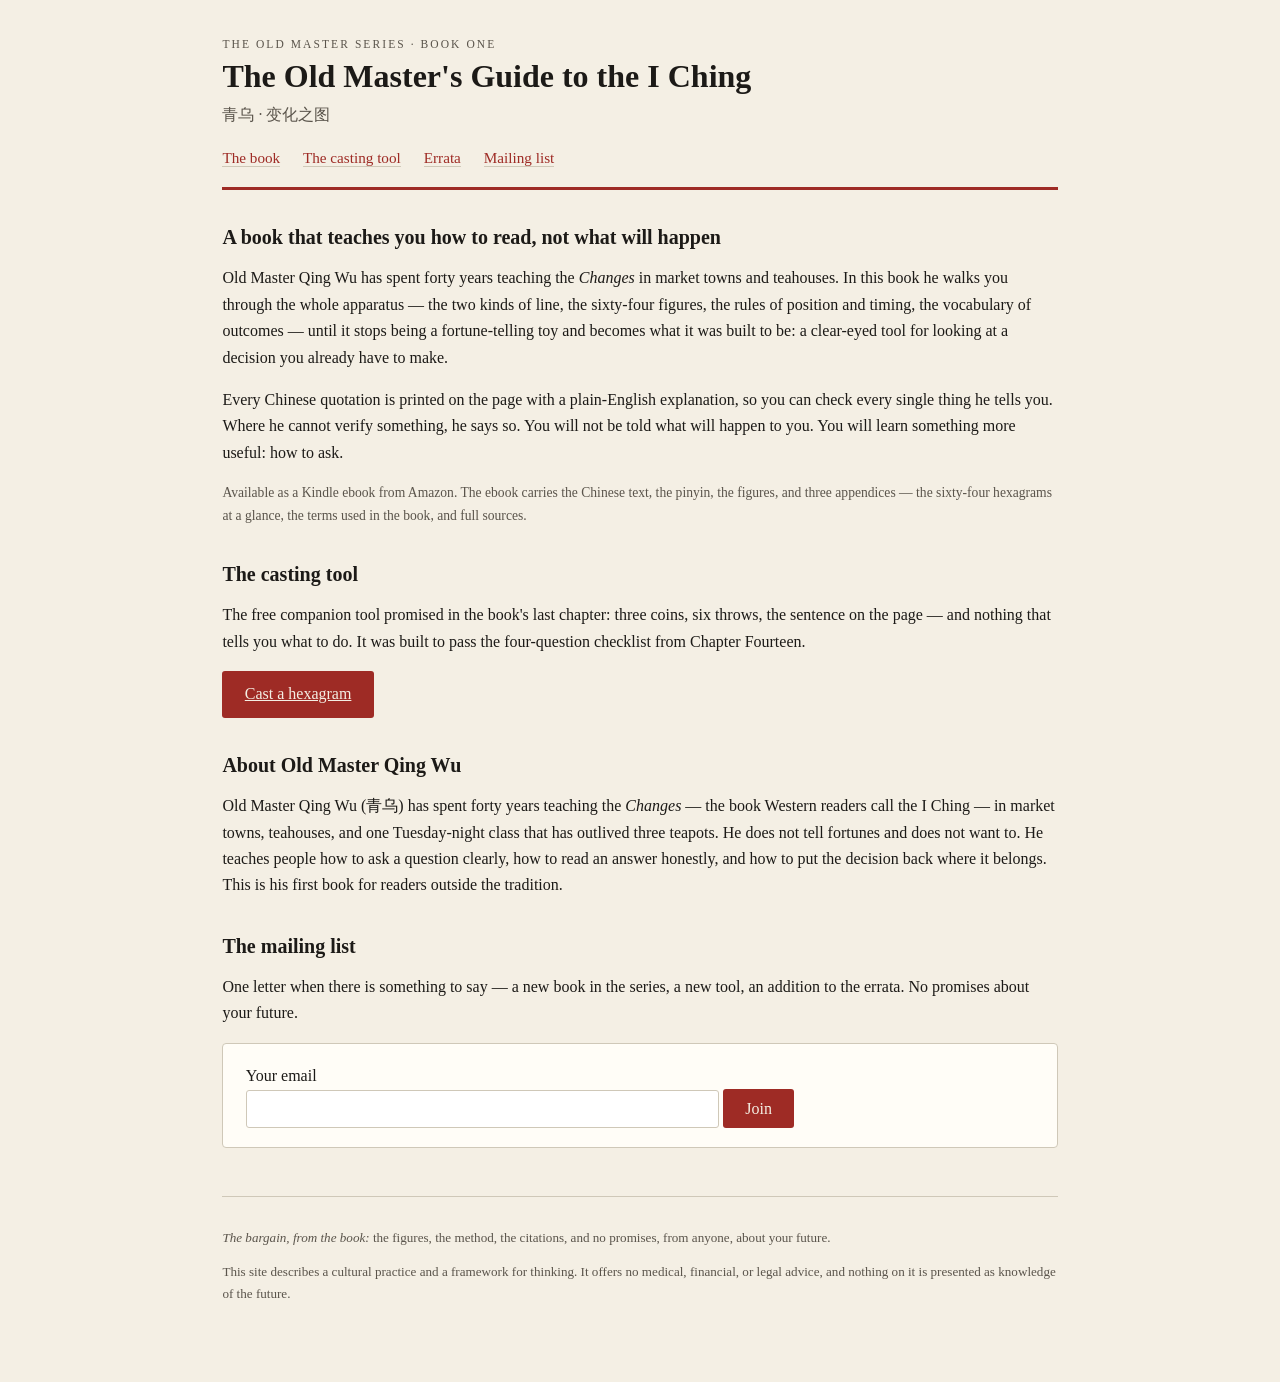
<file: index.html>
<!DOCTYPE html>
<html lang="en">
<head>
<meta charset="utf-8">
<meta name="viewport" content="width=device-width, initial-scale=1">
<title>The Old Master's Guide to the I Ching — official site</title>
<link rel="stylesheet" href="site.css">
</head>
<body>
<div class="wrap">

<header class="masthead">
  <div class="over">The Old Master Series · Book One</div>
  <h1>The Old Master's Guide to the I Ching</h1>
  <div class="zh">青乌 · 变化之图</div>
  <nav class="nav">
    <a href="#book">The book</a>
    <a href="casting.html">The casting tool</a>
    <a href="errata.html">Errata</a>
    <a href="#list">Mailing list</a>
  </nav>
</header>

<section id="book">
  <h2>A book that teaches you how to read, not what will happen</h2>
  <p>Old Master Qing Wu has spent forty years teaching the <em>Changes</em> in market towns
  and teahouses. In this book he walks you through the whole apparatus — the two kinds of
  line, the sixty-four figures, the rules of position and timing, the vocabulary of
  outcomes — until it stops being a fortune-telling toy and becomes what it was built to
  be: a clear-eyed tool for looking at a decision you already have to make.</p>
  <p>Every Chinese quotation is printed on the page with a plain-English explanation, so
  you can check every single thing he tells you. Where he cannot verify something, he says
  so. You will not be told what will happen to you. You will learn something more useful:
  how to ask.</p>
  <p class="note">Available as a Kindle ebook from Amazon. The ebook carries the Chinese
  text, the pinyin, the figures, and three appendices — the sixty-four hexagrams at a
  glance, the terms used in the book, and full sources.</p>
</section>

<section id="tool">
  <h2>The casting tool</h2>
  <p>The free companion tool promised in the book's last chapter: three coins, six throws,
  the sentence on the page — and nothing that tells you what to do. It was built to pass
  the four-question checklist from Chapter Fourteen.</p>
  <p><a class="btn" href="casting.html">Cast a hexagram</a></p>
</section>

<section id="author">
  <h2>About Old Master Qing Wu</h2>
  <p>Old Master Qing Wu (青乌) has spent forty years teaching the <em>Changes</em> — the
  book Western readers call the I Ching — in market towns, teahouses, and one
  Tuesday-night class that has outlived three teapots. He does not tell fortunes and
  does not want to. He teaches people how to ask a question clearly, how to read an
  answer honestly, and how to put the decision back where it belongs. This is his first
  book for readers outside the tradition.</p>
</section>

<section id="list">
  <h2>The mailing list</h2>
  <p>One letter when there is something to say — a new book in the series, a new tool, an
  addition to the errata. No promises about your future.</p>
  <!-- 邮件列表：部署前把 action 换成实际表单服务（Formspree 免费档兼容 GitHub Pages），
       步骤见 README.md「部署」。 -->
  <form action="https://formspree.io/f/QINGWU-FORM-ID" method="POST" class="card">
    <label for="em">Your email</label><br>
    <input id="em" type="email" name="email" required
      style="padding:.55rem;font-size:1rem;border:1px solid #cfc8b8;border-radius:3px;min-width:60%">
    <button class="btn" type="submit">Join</button>
  </form>
</section>

<footer>
  <p><em>The bargain, from the book:</em> the figures, the method, the citations, and no
  promises, from anyone, about your future.</p>
  <p>This site describes a cultural practice and a framework for thinking. It offers no
  medical, financial, or legal advice, and nothing on it is presented as knowledge of the
  future.</p>
</footer>

</div>
</body>
</html>
</file>
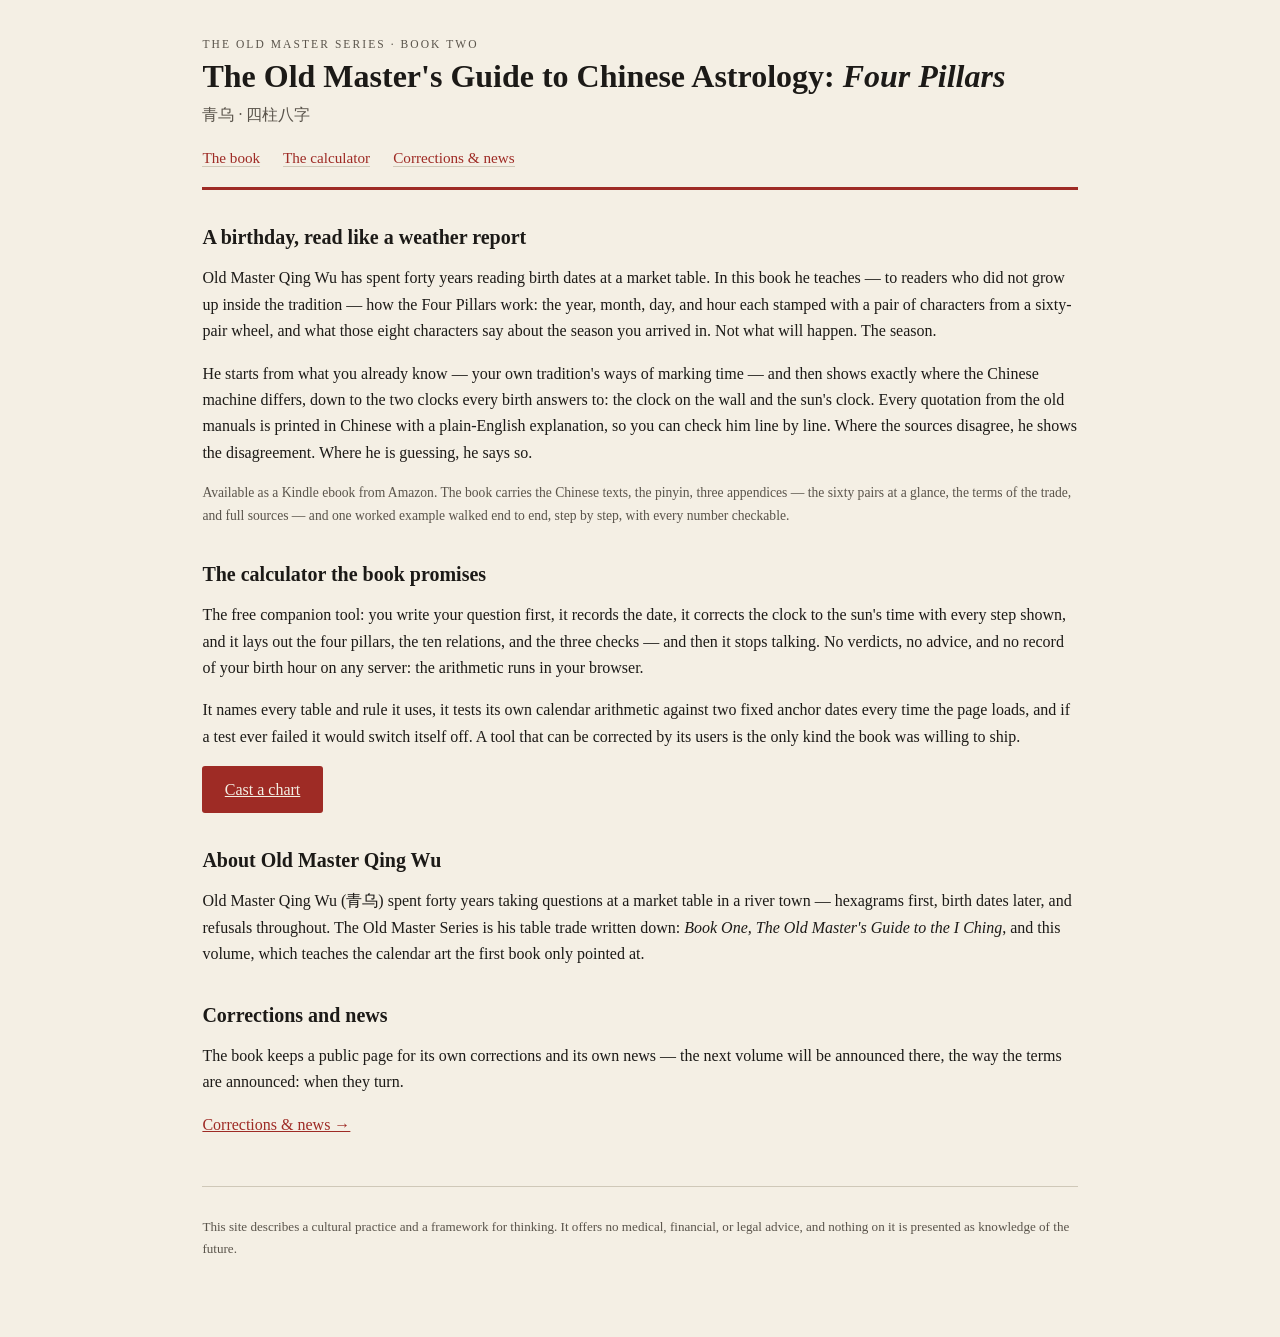
<file: book2/index.html>
<!DOCTYPE html>
<html lang="en">
<head>
<meta charset="utf-8">
<meta name="viewport" content="width=device-width, initial-scale=1">
<title>The Old Master's Guide to Chinese Astrology: Four Pillars — official site</title>
<link rel="stylesheet" href="site.css">
</head>
<body>
<div class="wrap">

<header class="masthead">
  <div class="over">The Old Master Series · Book Two</div>
  <h1>The Old Master's Guide to Chinese Astrology: <em>Four Pillars</em></h1>
  <div class="zh">青乌 · 四柱八字</div>
  <nav class="nav">
    <a href="#book">The book</a>
    <a href="chart.html">The calculator</a>
    <a href="errata.html">Corrections &amp; news</a>
  </nav>
</header>

<section id="book">
  <h2>A birthday, read like a weather report</h2>
  <p>Old Master Qing Wu has spent forty years reading birth dates at a market table. In this
  book he teaches — to readers who did not grow up inside the tradition — how the Four Pillars
  work: the year, month, day, and hour each stamped with a pair of characters from a
  sixty-pair wheel, and what those eight characters say about the season you arrived in. Not
  what will happen. The season.</p>
  <p>He starts from what you already know — your own tradition's ways of marking time — and
  then shows exactly where the Chinese machine differs, down to the two clocks every birth
  answers to: the clock on the wall and the sun's clock. Every quotation from the old manuals
  is printed in Chinese with a plain-English explanation, so you can check him line by line.
  Where the sources disagree, he shows the disagreement. Where he is guessing, he says so.</p>
  <p class="note">Available as a Kindle ebook from Amazon. The book carries the Chinese texts,
  the pinyin, three appendices — the sixty pairs at a glance, the terms of the trade, and full
  sources — and one worked example walked end to end, step by step, with every number
  checkable.</p>
</section>

<section id="tool">
  <h2>The calculator the book promises</h2>
  <p>The free companion tool: you write your question first, it records the date, it corrects
  the clock to the sun's time with every step shown, and it lays out the four pillars, the ten
  relations, and the three checks — and then it stops talking. No verdicts, no advice, and no
  record of your birth hour on any server: the arithmetic runs in your browser.</p>
  <p>It names every table and rule it uses, it tests its own calendar arithmetic against two
  fixed anchor dates every time the page loads, and if a test ever failed it would switch
  itself off. A tool that can be corrected by its users is the only kind the book was willing
  to ship.</p>
  <p><a class="btn" href="chart.html">Cast a chart</a></p>
</section>

<section id="author">
  <h2>About Old Master Qing Wu</h2>
  <p>Old Master Qing Wu (青乌) spent forty years taking questions at a market table in a river
  town — hexagrams first, birth dates later, and refusals throughout. The Old Master Series is
  his table trade written down: <em>Book One, The Old Master's Guide to the I Ching</em>, and
  this volume, which teaches the calendar art the first book only pointed at.</p>
</section>

<section id="news">
  <h2>Corrections and news</h2>
  <p>The book keeps a public page for its own corrections and its own news — the next volume
  will be announced there, the way the terms are announced: when they turn.</p>
  <p><a href="errata.html">Corrections &amp; news →</a></p>
</section>

<footer>
  <p>This site describes a cultural practice and a framework for thinking. It offers no
  medical, financial, or legal advice, and nothing on it is presented as knowledge of the
  future.</p>
</footer>

</div>
</body>
</html>
</file>
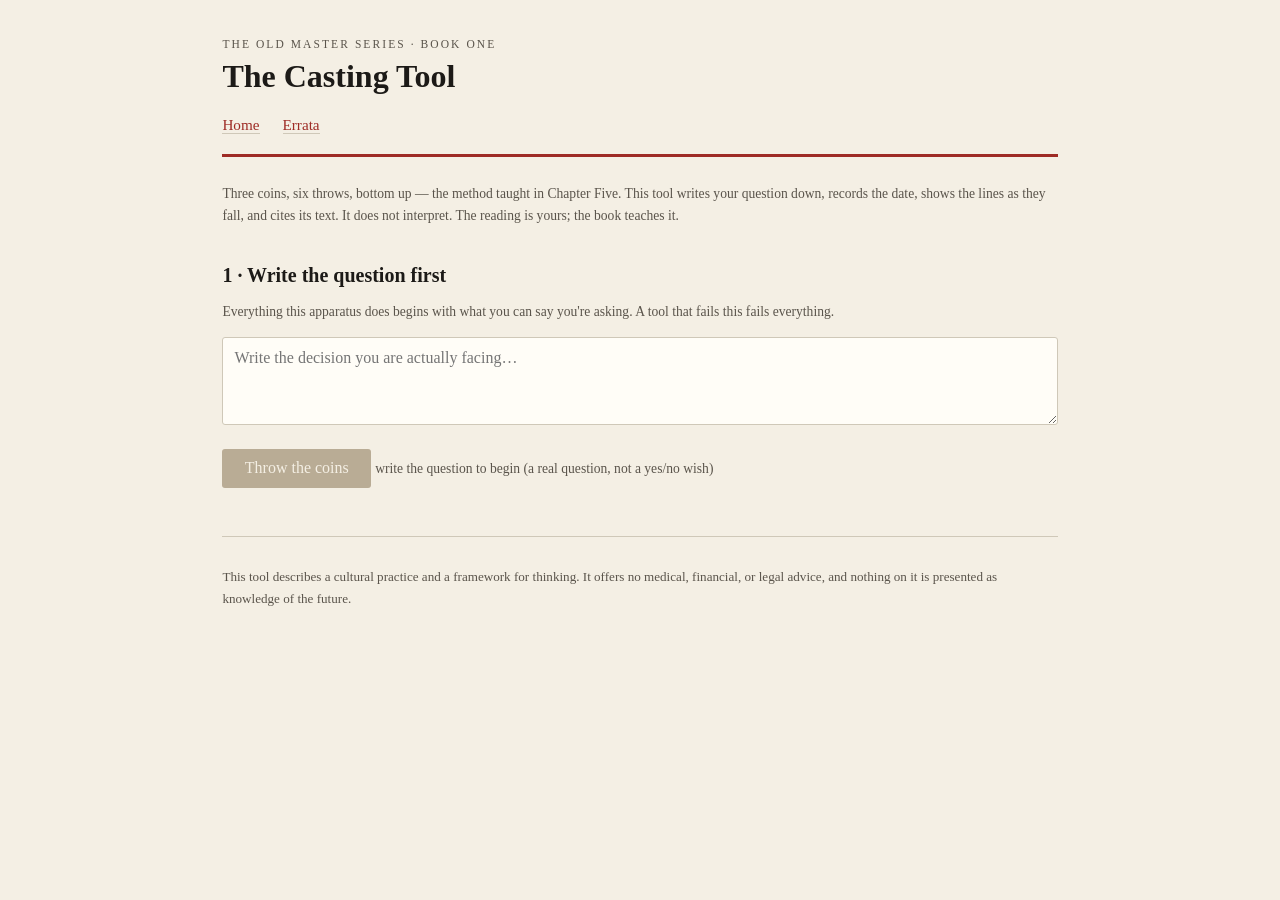
<file: casting.html>
<!DOCTYPE html>
<html lang="en">
<head>
<meta charset="utf-8">
<meta name="viewport" content="width=device-width, initial-scale=1">
<title>The Casting Tool — The Old Master's Guide to the I Ching</title>
<link rel="stylesheet" href="site.css">
</head>
<body>
<div class="wrap">

<header class="masthead">
  <div class="over">The Old Master Series · Book One</div>
  <h1>The Casting Tool</h1>
  <nav class="nav">
    <a href="index.html">Home</a>
    <a href="errata.html">Errata</a>
  </nav>
</header>

<p class="note">Three coins, six throws, bottom up — the method taught in Chapter Five.
This tool writes your question down, records the date, shows the lines as they fall, and
cites its text. It does not interpret. The reading is yours; the book teaches it.</p>

<section class="qbox">
  <h2>1 · Write the question first</h2>
  <p class="note">Everything this apparatus does begins with what you can say you're
  asking. A tool that fails this fails everything.</p>
  <textarea id="q" placeholder="Write the decision you are actually facing…"></textarea>
  <p>
    <button class="btn" id="go" disabled>Throw the coins</button>
    <span class="note" id="hint"> write the question to begin (a real question, not a yes/no wish)</span>
  </p>
</section>

<section id="result" hidden>
  <h2>2 · The record</h2>
  <div class="card">
    <p><b>Question asked:</b> <span id="rq"></span></p>
    <p><b>Date recorded:</b> <span id="rd"></span></p>
  </div>

  <h2>3 · The six throws, as they fell</h2>
  <div id="throws" class="coins"></div>

  <h2 id="fighead">4 · The figure and the sentence</h2>
  <div class="card">
    <div class="hexname"><b id="hname"></b> <span id="hpy"></span> — <span id="hgloss"></span></div>
    <div class="biglines" id="hfig"></div>
    <p><b>Judgment (卦辞):</b> <span id="hjud"></span></p>
    <div id="hyaobox">
      <p><b>The moving lines (爻辞), exactly as the text gives them:</b></p>
      <div id="hyaos"></div>
    </div>
    <div id="changedbox" hidden>
      <p><b>The figure it becomes (之卦):</b> <span id="cname"></span>
      <span class="biglines" id="cfig"></span></p>
    </div>
  </div>

  <p class="cite" id="cite">Text cited: the received Zhouyi (周易), public domain, digital
  Yizang recension. Hexagram names and English name-glosses follow Appendix A of
  <em>The Old Master's Guide to the I Ching</em>. The sentences are shown in the original
  Chinese; no interpretation is offered here, by design.</p>

  <p class="checkline"><b>The four-question checklist, applied to this tool:</b><br>
  Does it make you write the question first? — Yes, it refused to start until you did.<br>
  Does it record the date? — Yes, above, with the question.<br>
  Does it show the moving lines as they fall, without rewriting them into a verdict? — Yes; the coin values are printed and nothing is translated into advice.<br>
  Does it cite what text the judgment comes from? — Yes, in the note below the result.</p>
</section>

<footer>
  <p>This tool describes a cultural practice and a framework for thinking. It offers no
  medical, financial, or legal advice, and nothing on it is presented as knowledge of the
  future.</p>
</footer>

</div>

<script src="data.js"></script>
<script>
"use strict";
var POS_NAMES = ["初", "二", "三", "四", "五", "上"];
function rand2() { // fair coin: 2 or 3, crypto-backed
  var a = new Uint32Array(1); crypto.getRandomValues(a); return (a[0] % 2) ? 3 : 2;
}
function drawLine(el, kind) { // kind: 7 solid / 8 broken / 9 moving solid / 6 moving broken
  el.className = kind === 7 || kind === 9 ? "line-solid" : "line-broken";
  if (kind === 8 || kind === 6) el.innerHTML = "<i></i><i></i>";
  else el.innerHTML = "";
  if (kind === 9 || kind === 6) el.closest(".throw").classList.add("moving");
}
function figChars(lines) { // bottom-up 1/0 → box-drawing, top-down display
  var out = [];
  for (var i = 5; i >= 0; i--) out.push(lines[i] ? "━━━━━" : "━━  ━");
  return out.join("<br>");
}
function findByLines(lines) {
  for (var i = 0; i < ZHOUYI.length; i++) {
    var h = ZHOUYI[i], ok = true;
    for (var k = 0; k < 6; k++) if (h.lines6[k] !== lines[k]) { ok = false; break; }
    if (ok) return h;
  }
  return null;
}
function lineLabel(k, kind) { // k = 0..5 bottom-up
  var yang = kind === 7 || kind === 9;
  var pos = (k === 0 || k === 5) ? POS_NAMES[k] + (yang ? "九" : "六")
                                 : (yang ? "九" : "六") + POS_NAMES[k];
  return pos + (kind === 9 ? " · old yang, moving" : kind === 6 ? " · old yin, moving"
              : kind === 7 ? " · young yang" : " · young yin");
}
var throwKinds = [], baseLines = [], qText = "", when = "";

var q = document.getElementById("q"), go = document.getElementById("go");
q.addEventListener("input", function () {
  go.disabled = q.value.trim().length < 8;
  document.getElementById("hint").textContent = go.disabled
    ? " write the question to begin (a real question, not a yes/no wish)"
    : " ready — the coins will not throw themselves";
});
go.addEventListener("click", function () {
  qText = q.value.trim();
  when = new Date().toLocaleString(undefined, {dateStyle: "full", timeStyle: "short"});
  throwKinds = []; baseLines = [0,0,0,0,0,0];
  var box = document.getElementById("throws"); box.innerHTML = "";
  document.getElementById("result").hidden = false;
  document.getElementById("rq").textContent = "“" + qText + "”";
  document.getElementById("rd").textContent = when;
  var k = 0;
  var timer = setInterval(function () {
    var c = [rand2(), rand2(), rand2()];
    var sum = c[0] + c[1] + c[2];
    throwKinds.push(sum); baseLines[k] = (sum === 7 || sum === 9) ? 1 : 0;
    var row = document.createElement("div"); row.className = "throw";
    row.innerHTML = '<span class="co">throw ' + (k+1) + ': ' + c.join(" · ") +
      ' = ' + sum + '</span><div class="linebox"><div class="line-h"></div></div><span class="tag"></span>';
    box.appendChild(row);
    drawLine(row.querySelector(".line-h"), sum);
    row.querySelector(".tag").textContent =
      lineLabel(k, sum).replace(/^([^·]+)·.*$/, "$1") + (sum >= 9 || sum === 6 ? " · moving" : "");
    k++;
    if (k === 6) { clearInterval(timer); setTimeout(showFigure, 350); }
  }, 420);
});
function showFigure() {
  var h = findByLines(baseLines);
  document.getElementById("hname").textContent = h.name;
  document.getElementById("hpy").textContent = h.py;
  document.getElementById("hgloss").textContent = h.gloss;
  document.getElementById("hfig").innerHTML = figChars(h.lines6);
  document.getElementById("hjud").textContent = h.judgment;
  var movers = [];
  for (var k = 0; k < 6; k++) if (throwKinds[k] === 6 || throwKinds[k] === 9) movers.push(k);
  var ybox = document.getElementById("hyaobox"), ylist = document.getElementById("hyaos");
  if (movers.length) {
    ybox.hidden = false; ylist.innerHTML = "";
    movers.forEach(function (k) {
      var pos = (k === 0 || k === 5)
        ? POS_NAMES[k] + (throwKinds[k] === 9 ? "九" : "六")
        : (throwKinds[k] === 9 ? "九" : "六") + POS_NAMES[k];
      var yao = h.yaos.filter(function (y) { return y.pos === pos; })[0];
      var d = document.createElement("div"); d.className = "yao";
      d.innerHTML = "<b>" + pos + "：</b>" + (yao ? yao.text : "（原文位置名差异）");
      ylist.appendChild(d);
    });
    var changed = baseLines.slice();
    movers.forEach(function (k) { changed[k] = 1 - changed[k]; });
    var c = findByLines(changed);
    document.getElementById("changedbox").hidden = false;
    document.getElementById("cname").textContent = c.name + " (" + c.py + ")";
    document.getElementById("cfig").innerHTML = figChars(c.lines6);
  } else {
    ybox.hidden = true; document.getElementById("changedbox").hidden = true;
  }
  document.getElementById("fighead").scrollIntoView({behavior: "smooth"});
}
</script>
</body>
</html>
</file>
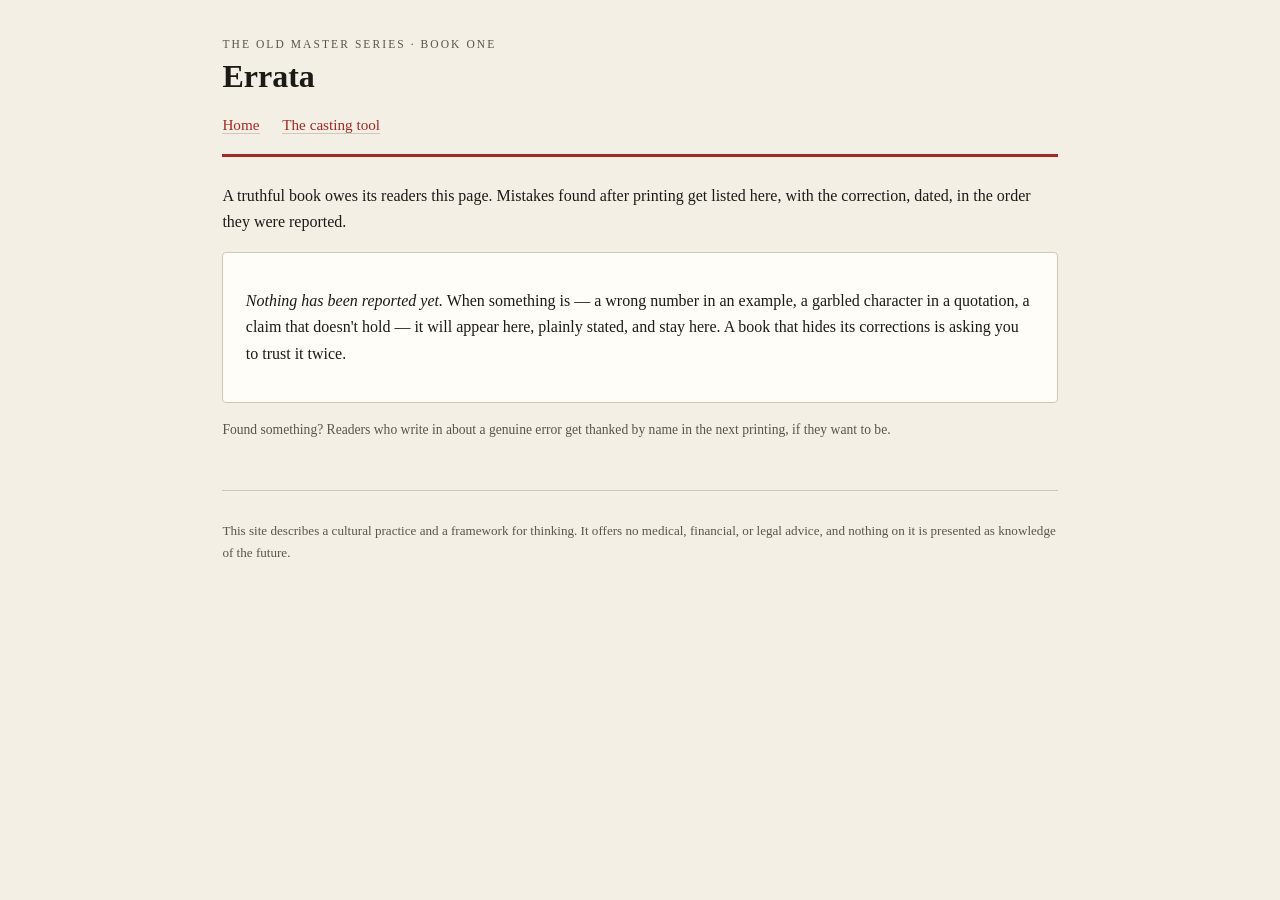
<file: errata.html>
<!DOCTYPE html>
<html lang="en">
<head>
<meta charset="utf-8">
<meta name="viewport" content="width=device-width, initial-scale=1">
<title>Errata — The Old Master's Guide to the I Ching</title>
<link rel="stylesheet" href="site.css">
</head>
<body>
<div class="wrap">

<header class="masthead">
  <div class="over">The Old Master Series · Book One</div>
  <h1>Errata</h1>
  <nav class="nav"><a href="index.html">Home</a> <a href="casting.html">The casting tool</a></nav>
</header>

<p>A truthful book owes its readers this page. Mistakes found after printing get listed
here, with the correction, dated, in the order they were reported.</p>

<div class="card">
  <p><em>Nothing has been reported yet.</em> When something is — a wrong number in an
  example, a garbled character in a quotation, a claim that doesn't hold — it will appear
  here, plainly stated, and stay here. A book that hides its corrections is asking you to
  trust it twice.</p>
</div>

<p class="note">Found something? Readers who write in about a genuine error get thanked by
name in the next printing, if they want to be.</p>

<footer>
  <p>This site describes a cultural practice and a framework for thinking. It offers no
  medical, financial, or legal advice, and nothing on it is presented as knowledge of the
  future.</p>
</footer>

</div>
</body>
</html>
</file>
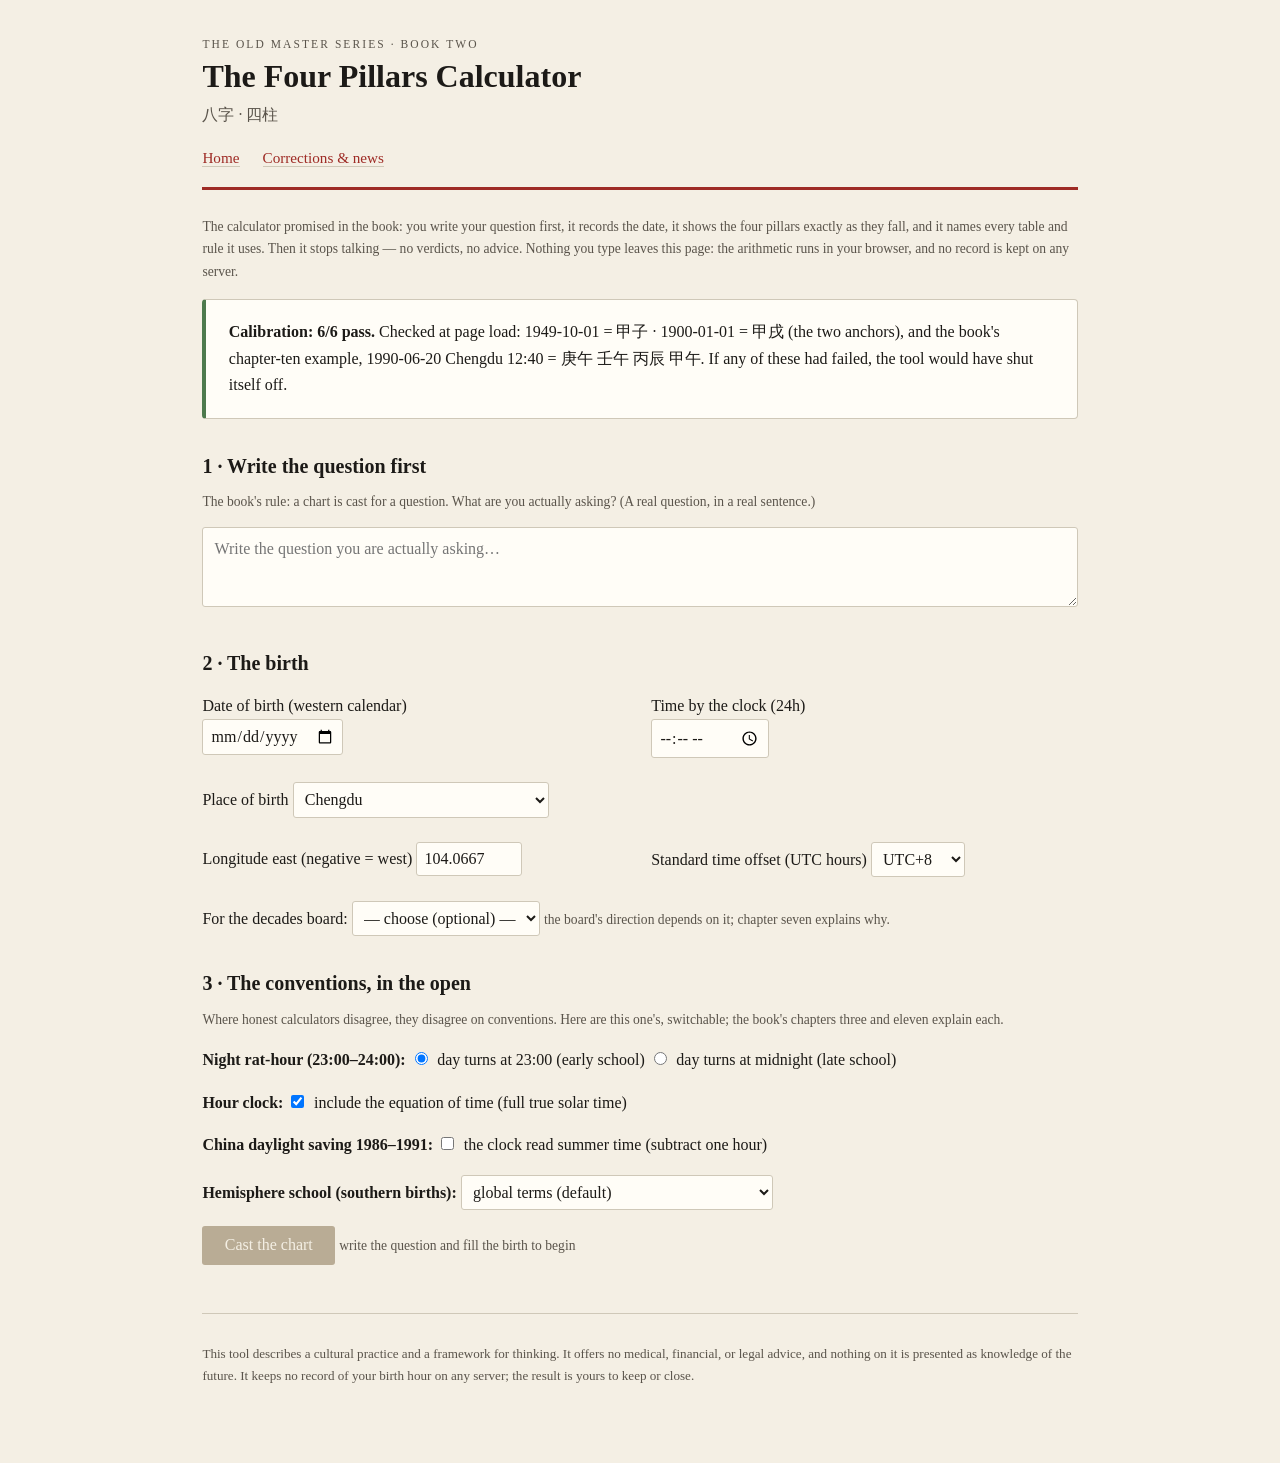
<file: book2/chart.html>
<!DOCTYPE html>
<html lang="en">
<head>
<meta charset="utf-8">
<meta name="viewport" content="width=device-width, initial-scale=1">
<title>The Four Pillars Calculator — The Old Master's Guide to Chinese Astrology</title>
<link rel="stylesheet" href="site.css">
</head>
<body>
<div class="wrap">

<header class="masthead">
  <div class="over">The Old Master Series · Book Two</div>
  <h1>The Four Pillars Calculator</h1>
  <div class="zh">八字 · 四柱</div>
  <nav class="nav">
    <a href="index.html">Home</a>
    <a href="errata.html">Corrections &amp; news</a>
  </nav>
</header>

<p class="note">The calculator promised in the book: you write your question first, it records
the date, it shows the four pillars exactly as they fall, and it names every table and rule it
uses. Then it stops talking — no verdicts, no advice. Nothing you type leaves this page: the
arithmetic runs in your browser, and no record is kept on any server.</p>

<div id="calib" class="card">Calibrating…</div>

<section class="qbox">
  <h2>1 · Write the question first</h2>
  <p class="note">The book's rule: a chart is cast for a question. What are you actually
  asking? (A real question, in a real sentence.)</p>
  <textarea id="q" placeholder="Write the question you are actually asking…"></textarea>
</section>

<section>
  <h2>2 · The birth</h2>
  <div class="grid2">
    <p><label>Date of birth (western calendar)<br>
      <input type="date" id="bd"></label></p>
    <p><label>Time by the clock (24h)<br>
      <input type="time" id="bt"></label>
      <span class="note" id="dstnote"></span></p>
  </div>
  <p><label>Place of birth
    <select id="city"></select></label></p>
  <div class="grid2" id="manualbox" hidden>
    <p><label>Longitude east (negative = west)
      <input type="number" id="lon" step="0.01" min="-180" max="180" value="0"></label></p>
    <p><label>Standard time offset (UTC hours)
      <select id="tz"></select></label></p>
  </div>
  <p><label>For the decades board: <select id="gender">
    <option value="">— choose (optional) —</option>
    <option value="f">female</option>
    <option value="m">male</option>
  </select></label>
  <span class="note">the board's direction depends on it; chapter seven explains why.</span></p>
</section>

<section>
  <h2>3 · The conventions, in the open</h2>
  <p class="note">Where honest calculators disagree, they disagree on conventions. Here are
  this one's, switchable; the book's chapters three and eleven explain each.</p>
  <p><b>Night rat-hour (23:00–24:00):</b>
    <label><input type="radio" name="ns" value="early" checked> day turns at 23:00 (early school)</label>
    <label><input type="radio" name="ns" value="late"> day turns at midnight (late school)</label></p>
  <p><b>Hour clock:</b>
    <label><input type="checkbox" id="eot" checked> include the equation of time (full true solar time)</label></p>
  <p><b>China daylight saving 1986–1991:</b>
    <label><input type="checkbox" id="dst"> the clock read summer time (subtract one hour)</label></p>
  <p><b>Hemisphere school (southern births):</b>
    <select id="hemi">
      <option value="north">global terms (default)</option>
      <option value="south">southern month-seat (minority convention)</option>
    </select></p>
  <p><button class="btn" id="go" disabled>Cast the chart</button>
  <span class="note" id="hint"> write the question and fill the birth to begin</span></p>
</section>

<section id="result" hidden>
  <h2>4 · The record</h2>
  <div class="card">
    <p><b>Question asked:</b> <span id="rq"></span></p>
    <p><b>Date recorded (when this chart was cast):</b> <span id="rd"></span></p>
    <p><b>Conventions used:</b> <span id="rsw"></span></p>
  </div>

  <h2>5 · The correction, step by step</h2>
  <div class="card" id="rlog"></div>

  <h2>6 · The four pillars, as they fall</h2>
  <div id="charts"></div>

  <h2>7 · The three checks (the facts, not the verdict)</h2>
  <div class="card" id="rchecks"></div>
  <div class="card" id="rclimate" hidden></div>

  <div id="boardbox" hidden>
    <h2>8 · The decades board</h2>
    <div class="card" id="rboard"></div>
  </div>

  <h2>9 · What tables and rules this tool used</h2>
  <div class="card cite" id="rcite"></div>

  <p class="stopline" id="rstop">That is everything the instrument computes. It has no opinion
  about your question. The reading — the part that happens in a human head — is yours, and the
  book teaches where to begin: chapters four through ten.</p>
</section>

<footer>
  <p>This tool describes a cultural practice and a framework for thinking. It offers no
  medical, financial, or legal advice, and nothing on it is presented as knowledge of the
  future. It keeps no record of your birth hour on any server; the result is yours to keep
  or close.</p>
</footer>

</div>
<script src="bazi.js"></script>
<script>
(function(){
"use strict";
var B = window.BAZI, $ = function(id){ return document.getElementById(id); };

/* cities */
var sel = $("city"), tzSel = $("tz");
B.CITIES.forEach(function(c, i){
  var o = document.createElement("option"); o.value = String(i); o.textContent = c[0]; sel.appendChild(o);
});
var oman = document.createElement("option"); oman.value = "manual"; oman.textContent = "another place — enter coordinates"; sel.appendChild(oman);
for (var t = -12; t <= 14; t++){
  var o = document.createElement("option"); o.value = String(t); o.textContent = "UTC" + (t >= 0 ? "+" : "") + t; tzSel.appendChild(o);
}
function fillCity(){
  if (sel.value === "manual"){ $("manualbox").hidden = false; return; }
  var c = B.CITIES[+sel.value];
  $("manualbox").hidden = false;
  $("lon").value = c[1]; tzSel.value = String(c[2]);
}
sel.addEventListener("change", fillCity);
sel.value = "2"; fillCity(); /* Chengdu default — the book's walkthrough city */

/* calibration gate */
var cal = B.selfTest();
if (!cal.pass){
  $("calib").className = "card bad";
  $("calib").innerHTML = "<b>Calibration failed — this tool has taken itself offline.</b> " +
    "The startup self-test (the two anchor dates and the book's worked example) did not pass. " +
    "Per the book's own rule, a miscalibrated instrument does not cast. Please report this via the corrections page.";
  $("go").disabled = true;
  document.querySelectorAll("textarea,input,select,button").forEach(function(el){ if (el.id !== "go") el.disabled = true; });
  return;
}
$("calib").className = "card ok";
$("calib").innerHTML = "<b>Calibration: " + cal.checks.length + "/" + cal.checks.length + " pass.</b> " +
  "Checked at page load: 1949-10-01 = 甲子 · 1900-01-01 = 甲戌 (the two anchors), and the book's " +
  "chapter-ten example, 1990-06-20 Chengdu 12:40 = 庚午 壬午 丙辰 甲午. If any of these had failed, the tool would have shut itself off.";

/* dst note on date change */
$("bd").addEventListener("change", function(){
  var v = $("bd").value;
  $("dstnote").textContent = "";
  if (!v) return;
  var p = v.split("-");
  var inWin = (function(){ var t = +p[0]*10000 + +p[1]*100 + +p[2];
    return [[1986,5,4,1986,9,14],[1987,4,12,1987,9,13],[1988,4,17,1988,9,11],[1989,4,16,1989,9,17],[1990,4,15,1990,9,16],[1991,4,14,1991,9,15]].some(function(w){ return t >= w[0]*10000+w[1]*100+w[2] && t <= w[3]*10000+w[4]*100+w[5]; }); })();
  if (inWin) $("dstnote").textContent = " — this date is inside China's 1986-1991 daylight-saving window; see the switch below.";
});

/* enable/disable */
function ready(){
  var ok = $("q").value.trim().length >= 20 && $("bd").value && $("bt").value &&
           (sel.value !== "manual" || $("lon").value !== "");
  $("go").disabled = !ok;
  $("hint").textContent = ok ? "" : " write the question and fill the birth to begin";
}
$("q").addEventListener("input", ready);
$("bd").addEventListener("input", ready);
$("bt").addEventListener("input", ready);
$("lon").addEventListener("input", ready);

function nightSchool(){ return document.querySelector('input[name="ns"]:checked').value; }
function opts(){
  return { nightSchool: nightSchool(), eot: $("eot").checked, dst: $("dst").checked,
           southern: $("hemi").value === "south", gender: $("gender").value || null };
}

$("go").addEventListener("click", function(){
  var bd = $("bd").value.split("-"), bt = $("bt").value.split(":");
  var y = +bd[0], mo = +bd[1], d = +bd[2], hh = +bt[0], mi = +bt[1];
  var lon = sel.value === "manual" ? parseFloat($("lon").value) : B.CITIES[+sel.value][1];
  var tz = sel.value === "manual" ? parseFloat(tzSel.value) : B.CITIES[+sel.value][2];
  var o = opts();
  render(y, mo, d, hh, mi, lon, tz, o);
});

function pillarCard(label, s, b, dmStem){
  var st = B.STEMS[s], br = B.BRANCHES[b];
  var hid = B.HIDDEN[b].map(function(hz){
    var si = B.STEMS.findIndex(function(x){ return x.zh === hz; });
    return "<span class='hid'><b class='zh'>" + hz + "</b> <i>" + B.tenGod(dmStem, si) + "</i></span>";
  }).join(" ");
  var rel = (s === dmStem) ? "Day Master 日主" : B.tenGod(dmStem, s);
  return "<div class='pillar'><div class='plabel'>" + label + "</div>" +
    "<div class='pchars'><span class='zh big'>" + st.zh + "</span><span class='zh big'>" + br.zh + "</span></div>" +
    "<div class='ppy'>" + st.py + " " + br.py + " (" + br.animal + ")</div>" +
    "<div class='prel'><b>" + rel + "</b></div>" +
    "<div class='phid'>holds: " + hid + "</div></div>";
}

function chartBlock(title, r, extra){
  var p = r.pillars, dm = p.day.s;
  var h = "<div class='chartcard'><h3>" + title + "</h3><div class='pillars'>" +
    pillarCard("Year 年柱", p.year.s, p.year.b, dm) +
    pillarCard("Month 月柱", p.month.s, p.month.b, dm) +
    pillarCard("Day 日柱", p.day.s, p.day.b, dm) +
    pillarCard("Hour 时柱", p.hour.s, p.hour.b, dm) +
    "</div>";
  h += "<p class='note'>" + r.lichun.note + " " + r.term.note + "</p>";
  if (extra) h += extra;
  h += "</div>";
  return h;
}

function threeChecks(r){
  var p = r.pillars, dm = B.STEMS[p.day.s], monthBr = B.BRANCHES[p.month.b];
  var grade = B.gradeOf(dm.el, monthBr.el);
  /* roots: branches hiding the DM's element or what feeds it */
  var roots = [];
  ["year","month","day","hour"].forEach(function(k){
    var b = p[k].b;
    B.HIDDEN[b].forEach(function(hz, i){
      var si = B.STEMS.findIndex(function(x){ return x.zh === hz; });
      var el = B.STEMS[si].el;
      if (el === dm.el || el === (dm.el === "Wood" ? "Water" : dm.el === "Fire" ? "Wood" : dm.el === "Earth" ? "Fire" : dm.el === "Metal" ? "Earth" : "Metal")){
        roots.push(B.BRANCHES[b].zh + " (" + hz + (i === 0 ? ", main store — a deep root" : " — a thin root") + ")");
      }
    });
  });
  /* crowd: 8 units — 4 stems + 4 branch main elements */
  var allies = [], rivals = [];
  ["year","month","day","hour"].forEach(function(k){
    var s = p[k].s, b = p[k].b;
    var elS = B.STEMS[s].el, elB = B.BRANCHES[b].el;
    var isAlly = function(el){ return el === dm.el || ELfeeds(dm.el) === el; };
    allies.push(isAlly(elS) ? 1 : 0);
    allies.push(isAlly(elB) ? 1 : 0);
  });
  var nA = allies.reduce(function(a,b){ return a+b; }, 0), nR = 8 - nA;
  var feedsEl = ELfeeds(dm.el);
  var h = "<p><b>First check — the season (得令):</b> the Day Master is " + dm.el.toLowerCase() +
    " (" + dm.zh + " " + dm.py + "), and the month seat is the " + monthBr.zh + " (" + monthBr.py +
    ", " + monthBr.el.toLowerCase() + ") month. The month's grade for it: <b>" + grade.zh +
    " " + grade.py + "</b> — " + grade.en + ".</p>";
  h += "<p><b>Second check — the ground (得地):</b> " + (roots.length
      ? "the branches hold " + dm.el.toLowerCase() + " or its feeder (" + feedsEl.toLowerCase() + "): " + roots.join("; ") + "."
      : "no branch hides " + dm.el.toLowerCase() + " or " + feedsEl.toLowerCase() + " — the ground holds no root.") + "</p>";
  h += "<p><b>Third check — the crowd (得势):</b> of the eight units (four stems, four branch seats), " +
      nA + " share or feed the Day Master's element and " + nR + " press on it or drain it.</p>";
  h += "<p class='note'>Three facts, no verdict — chapter five shows how readers weigh them, and why no single check carries the other two.</p>";
  return h;
}
function ELfeeds(el){ return {Wood:"Fire", Fire:"Earth", Earth:"Metal", Metal:"Water", Water:"Wood"}[el]; }

function render(y, mo, d, hh, mi, lon, tz, o){
  var r = B.compute(y, mo, d, hh, mi, lon, tz, o);
  $("result").hidden = false;
  $("rq").textContent = "“" + $("q").value.trim() + "”";
  var now = new Date();
  $("rd").textContent = now.getFullYear() + "-" + B.pad(now.getMonth()+1) + "-" + B.pad(now.getDate()) +
    " " + B.pad(now.getHours()) + ":" + B.pad(now.getMinutes());
  $("rsw").textContent = "night rat-hour: " + (o.nightSchool === "early" ? "day turns at 23:00" : "day turns at midnight") +
    " · equation of time: " + (o.eot ? "on" : "off") + " · China DST: " + (o.dst ? "on" : "off") +
    " · hemisphere: " + (o.southern ? "southern month-seat" : "global terms") + ".";
  $("rlog").innerHTML = "<p>" + r.log.map(function(l){ return l; }).join("</p><p>") + "</p>";

  var charts = "";
  if (r.nightZi){
    var other = B.compute(y, mo, d, hh, mi, lon, tz, Object.assign({}, o, {nightSchool: o.nightSchool === "early" ? "late" : "early"}));
    charts += chartBlock(
      o.nightSchool === "early" ? "Early school — the day turns at 23:00" : "Late school — the day turns at midnight",
      r, null);
    charts += chartBlock(
      o.nightSchool === "early" ? "Late school — the day turns at midnight" : "Early school — the day turns at 23:00",
      other, "<p class='note'>Your birth, by the sun, sits in the night rat-hour's seam (23:00–24:00). The trade has two schools for whose day the rat hour belongs, the book's chapter three teaches both and refuses to pick for you: the two day pillars stand a full notch apart, and everything downstream reads differently. Look at both.</p>");
  } else {
    charts += chartBlock("Your chart — " + r.civil.y + "-" + B.pad(r.civil.m) + "-" + B.pad(r.civil.d) +
      " by the calendar where the birth happened", r, null);
  }
  $("charts").innerHTML = charts;
  $("rchecks").innerHTML = threeChecks(r);
  $("rclimate").hidden = false;
  $("rclimate").innerHTML = "<p class='note'><b>The climate line (chapter six's instrument, 調候 tiáohòu):</b> " +
    B.climateLine(r.pillars.day.s, r.pillars.month.b) + "</p>";
  if (r.board){
    $("boardbox").hidden = false;
    var b = r.board;
    var cols = b.cols.map(function(c){
      return "<div class='dcol'><div class='zh dgz'>" + B.STEMS[c.s].zh + B.BRANCHES[c.b].zh + "</div>" +
        "<div class='note'>" + Math.floor(c.from) + "–" + Math.floor(c.to) + "</div></div>";
    }).join("");
    $("rboard").innerHTML = "<p>Direction: " + (b.forward ? "forward" : "backward") +
      " (the year's polarity and the answer you gave; chapter seven explains the switch). Counting to the " +
      (b.forward ? "coming" : "previous") + " joint (" + b.term + ") at three days to the year, the board starts at age " +
      (Math.round(b.startYears * 10) / 10) + ". Eight decades, labels only — weather for the chart, nothing more:</p>" +
      "<div class='drow'>" + cols + "</div>" +
      "<p class='note'>The decades say when a character arrives; what its arrival means is the chart-reader's work, and chapter ten walked this whole construction once already, step by step.</p>";
  } else {
    $("boardbox").hidden = true;
  }
  $("rcite").innerHTML =
    "<p><b>The sixty-pair wheel and the hidden-stem table</b> — as printed in Appendix A of <i>The Old Master's Guide to Chinese Astrology: Four Pillars</i> (the book this tool accompanies).</p>" +
    "<p><b>Year pillar:</b> turns at Lìchūn 立春, the classical Ziping convention; the civil new-year convention is a parallel usage the book describes (chapter three).</p>" +
    "<p><b>Month pillar:</b> turns at the twelve minor solar terms. This edition computes the term moments astronomically in your browser (the sun's apparent longitude, standard formulas; typically accurate to about a minute). Births within a few minutes of a joint should be walked twice, as chapter ten says. A certified ephemeris table is the planned upgrade.</p>" +
    "<p><b>Day pillar:</b> the sixty-pair wheel counted by Julian day, self-tested at page load against two anchors (1949-10-01 = 甲子, 1900-01-01 = 甲戌) and the book's chapter-ten example. The day wheel never pauses for months, years, or leap months (chapter three).</p>" +
    "<p><b>Hour pillar:</b> true solar time — the longitude step shown, plus the equation of time when its switch is on. This edition treats the clock time you enter as standard time; China's 1986-1991 daylight-saving window has its own disclosed switch.</p>" +
    "<p><b>Night rat-hour:</b> two schools, both shown when the birth sits in the seam (chapter three).</p>" +
    "<p><b>Ten relations, three checks, decades board:</b> filed and counted per the book's chapters four, five, and seven — labels and counts only, no verdicts. This tool is plain arithmetic in your browser: nothing is uploaded, nothing is stored.</p>" +
    "<p><b>Climate line (v1.1):</b> one line under the three checks, from the Qiongtong Baojian entries the book itself quotes and checks — first-month Jia and third-month Jia (chapter six), fifth-month Bing (chapter ten). For every other month the tool states that boundary instead of improvising a prescription. The line reports what the catalogue calls for; it draws no conclusion about any life.</p>" +
    "<p class='note'>Edition: calculator v1.1 (basic edition plus the climate line), tables v1.0, page formulated October 2026. Corrections: see the corrections page — a tool that can be corrected by its users is the only kind this book was willing to ship.</p>";
  $("result").scrollIntoView({behavior: "smooth"});
}
})();
</script>
</body>
</html>
</file>
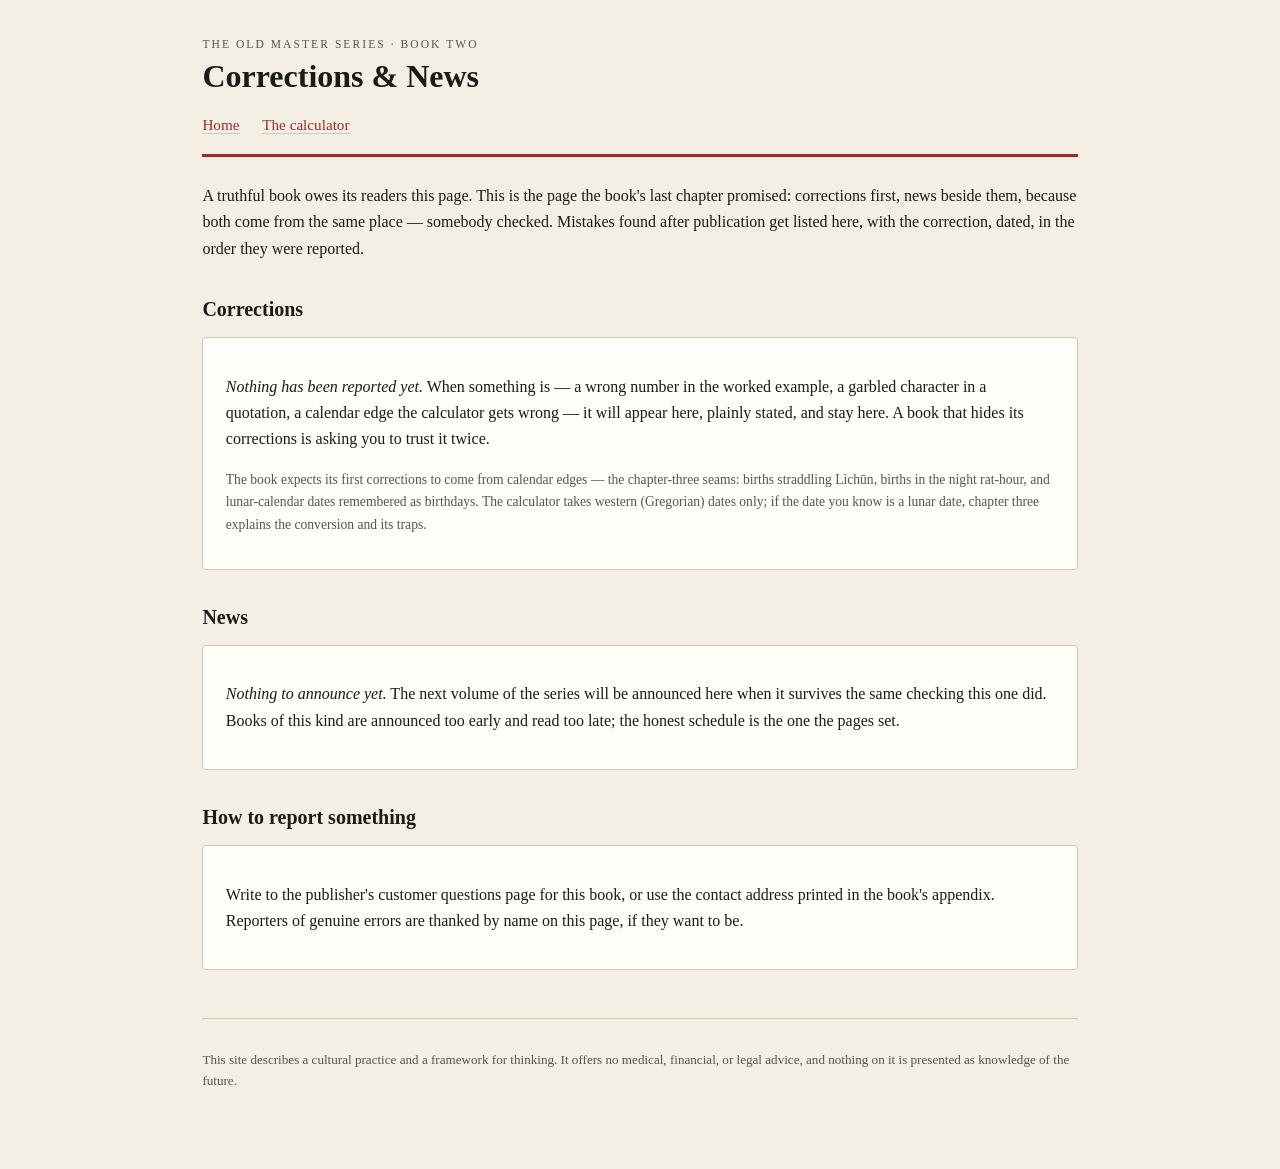
<file: book2/errata.html>
<!DOCTYPE html>
<html lang="en">
<head>
<meta charset="utf-8">
<meta name="viewport" content="width=device-width, initial-scale=1">
<title>Corrections &amp; News — The Old Master's Guide to Chinese Astrology</title>
<link rel="stylesheet" href="site.css">
</head>
<body>
<div class="wrap">

<header class="masthead">
  <div class="over">The Old Master Series · Book Two</div>
  <h1>Corrections &amp; News</h1>
  <nav class="nav"><a href="index.html">Home</a> <a href="chart.html">The calculator</a></nav>
</header>

<p>A truthful book owes its readers this page. This is the page the book's last chapter
promised: corrections first, news beside them, because both come from the same place —
somebody checked. Mistakes found after publication get listed here, with the correction,
dated, in the order they were reported.</p>

<h2>Corrections</h2>
<div class="card">
  <p><em>Nothing has been reported yet.</em> When something is — a wrong number in the worked
  example, a garbled character in a quotation, a calendar edge the calculator gets wrong — it
  will appear here, plainly stated, and stay here. A book that hides its corrections is asking
  you to trust it twice.</p>
  <p class="note">The book expects its first corrections to come from calendar edges — the
  chapter-three seams: births straddling Lìchūn, births in the night rat-hour, and
  lunar-calendar dates remembered as birthdays. The calculator takes western (Gregorian) dates
  only; if the date you know is a lunar date, chapter three explains the conversion and its
  traps.</p>
</div>

<h2>News</h2>
<div class="card">
  <p><em>Nothing to announce yet.</em> The next volume of the series will be announced here
  when it survives the same checking this one did. Books of this kind are announced too early
  and read too late; the honest schedule is the one the pages set.</p>
</div>

<h2>How to report something</h2>
<div class="card">
  <p>Write to the publisher's customer questions page for this book, or use the contact
  address printed in the book's appendix. Reporters of genuine errors are thanked by name on
  this page, if they want to be.</p>
</div>

<footer>
  <p>This site describes a cultural practice and a framework for thinking. It offers no
  medical, financial, or legal advice, and nothing on it is presented as knowledge of the
  future.</p>
</footer>

</div>
</body>
</html>
</file>
<file: site.css>
/* The Old Master site — shared styles (paper + ink + vermilion, matches the book's cover) */
:root{
  --paper:#f4efe4; --ink:#1c1a17; --red:#9e2b25; --grey:#5a544b; --line:#cfc8b8;
}
*{box-sizing:border-box}
body{margin:0;background:var(--paper);color:var(--ink);
  font-family:Georgia,"Palatino Linotype","Times New Roman",serif;line-height:1.65}
.wrap{max-width:880px;margin:0 auto;padding:2.2rem 1.4rem 4rem}
a{color:var(--red)}
h1,h2{font-family:"Palatino Linotype",Georgia,serif;line-height:1.2}
h1{font-size:2rem;margin:0.2rem 0 0.4rem}
h2{font-size:1.25rem;margin:2.2rem 0 0.6rem}
.masthead{border-bottom:3px solid var(--red);padding-bottom:1.1rem;margin-bottom:1.6rem}
.masthead .over{letter-spacing:.18em;font-size:.72rem;color:var(--grey);text-transform:uppercase}
.masthead .zh{font-family:"KaiTi","STKaiti",serif;color:var(--grey)}
.nav{margin:1rem 0 0;font-size:.95rem}
.nav a{margin-right:1.2rem;text-decoration:none;border-bottom:1px solid var(--line)}
.btn{display:inline-block;background:var(--red);color:var(--paper);border:none;
  padding:.65rem 1.4rem;font-size:1rem;font-family:inherit;cursor:pointer;border-radius:3px}
.btn:disabled{background:#b9ac95;cursor:not-allowed}
.note{font-size:.85rem;color:var(--grey)}
.card{background:#fffdf7;border:1px solid var(--line);border-radius:4px;padding:1.2rem 1.4rem;margin:1rem 0}
footer{border-top:1px solid var(--line);margin-top:3rem;padding-top:1rem;font-size:.82rem;color:var(--grey)}
/* casting page */
.qbox textarea{width:100%;min-height:5.5em;font-family:inherit;font-size:1rem;
  border:1px solid var(--line);background:#fffdf7;border-radius:3px;padding:.7rem;color:var(--ink)}
.coins{font-size:1.05rem}
.throw{margin:.55rem 0;display:flex;align-items:center;gap:.8rem}
.throw .co{color:var(--grey);font-size:.9rem;min-width:7.2em}
.linebox{flex:0 0 auto;width:240px}
.line-solid,.line-broken{height:14px;background:var(--ink);position:relative}
.line-broken{background:transparent}
.line-broken i{position:absolute;top:0;height:14px;background:var(--ink);width:44%}
.line-broken i:first-child{left:0}.line-broken i:last-child{right:0}
.moving .line-solid,.moving .line-broken i{background:var(--red)}
.tag{font-size:.85rem;color:var(--grey);min-width:4.5em}
.hexname{font-size:1.15rem;margin:.3rem 0}
.biglines{font-family:"KaiTi","STKaiti",serif;font-size:1.9rem;letter-spacing:.08em;margin:.4rem 0}
.yao{margin:.35rem 0}
.yao b{font-family:"KaiTi","STKaiti",serif;font-weight:normal}
.cite{font-size:.85rem;color:var(--grey);border-left:3px solid var(--red);padding-left:.8rem;margin:1.2rem 0}
.checkline{font-size:.9rem;color:var(--grey)}
</file>
<file: book2/site.css>
/* The Old Master site · Book Two — shared styles (paper + ink + vermilion, matches the series) */
:root{
  --paper:#f4efe4; --ink:#1c1a17; --red:#9e2b25; --grey:#5a544b; --line:#cfc8b8;
}
*{box-sizing:border-box}
body{margin:0;background:var(--paper);color:var(--ink);
  font-family:Georgia,"Palatino Linotype","Times New Roman",serif;line-height:1.65}
.wrap{max-width:920px;margin:0 auto;padding:2.2rem 1.4rem 4rem}
a{color:var(--red)}
h1,h2,h3{font-family:"Palatino Linotype",Georgia,serif;line-height:1.2}
h1{font-size:2rem;margin:0.2rem 0 0.4rem}
h2{font-size:1.25rem;margin:2.2rem 0 0.6rem}
h3{font-size:1.05rem;margin:0.8rem 0 0.4rem}
.masthead{border-bottom:3px solid var(--red);padding-bottom:1.1rem;margin-bottom:1.6rem}
.masthead .over{letter-spacing:.18em;font-size:.72rem;color:var(--grey);text-transform:uppercase}
.masthead .zh{font-family:"KaiTi","STKaiti",serif;color:var(--grey)}
.nav{margin:1rem 0 0;font-size:.95rem}
.nav a{margin-right:1.2rem;text-decoration:none;border-bottom:1px solid var(--line)}
.btn{display:inline-block;background:var(--red);color:var(--paper);border:none;
  padding:.65rem 1.4rem;font-size:1rem;font-family:inherit;cursor:pointer;border-radius:3px}
.btn:disabled{background:#b9ac95;cursor:not-allowed}
.note{font-size:.85rem;color:var(--grey)}
.card{background:#fffdf7;border:1px solid var(--line);border-radius:4px;padding:1.2rem 1.4rem;margin:1rem 0}
.card.ok{border-left:4px solid #4d7a4d}
.card.bad{border-left:4px solid var(--red)}
footer{border-top:1px solid var(--line);margin-top:3rem;padding-top:1rem;font-size:.82rem;color:var(--grey)}
/* chart page */
textarea,input,select{font-family:inherit;font-size:1rem;color:var(--ink);
  border:1px solid var(--line);background:#fffdf7;border-radius:3px;padding:.45rem}
textarea{width:100%;min-height:5em;padding:.7rem}
label input[type=radio],label input[type=checkbox]{margin-right:.35rem}
.grid2{display:flex;gap:1.4rem;flex-wrap:wrap}
.grid2 p{margin:.5rem 0;flex:1 1 220px}
.pillars{display:flex;gap:1rem;flex-wrap:wrap}
.pillar{flex:1 1 150px;border:1px solid var(--line);border-radius:4px;padding:.7rem .8rem;background:#fffdf7}
.plabel{font-size:.75rem;letter-spacing:.12em;text-transform:uppercase;color:var(--grey)}
.pchars{margin:.35rem 0}
.zh{font-family:"KaiTi","STKaiti","SimSun",serif}
.zh.big{font-size:2.1rem;line-height:1.15;margin-right:.35rem}
.ppy{font-size:.85rem;color:var(--grey)}
.prel{font-size:.9rem;margin:.3rem 0}
.phid{font-size:.8rem;color:var(--grey);border-top:1px dashed var(--line);margin-top:.4rem;padding-top:.35rem}
.hid{margin-right:.6rem;white-space:nowrap}
.hid b{font-weight:normal;font-size:1.05rem}
.chartcard{margin:1.1rem 0}
.drow{display:flex;gap:.6rem;flex-wrap:wrap}
.dcol{text-align:center;border:1px solid var(--line);border-radius:4px;padding:.5rem .6rem;background:#fffdf7}
.dgz{font-size:1.4rem}
.stopline{border-left:4px solid var(--red);padding:.6rem 0 .6rem 1rem;font-style:italic;margin:1.6rem 0}
.cite{border-left:3px solid var(--red)}
.cite p{margin:.5rem 0}
/* home */
.sections h2{margin-top:1.8rem}
</file>
